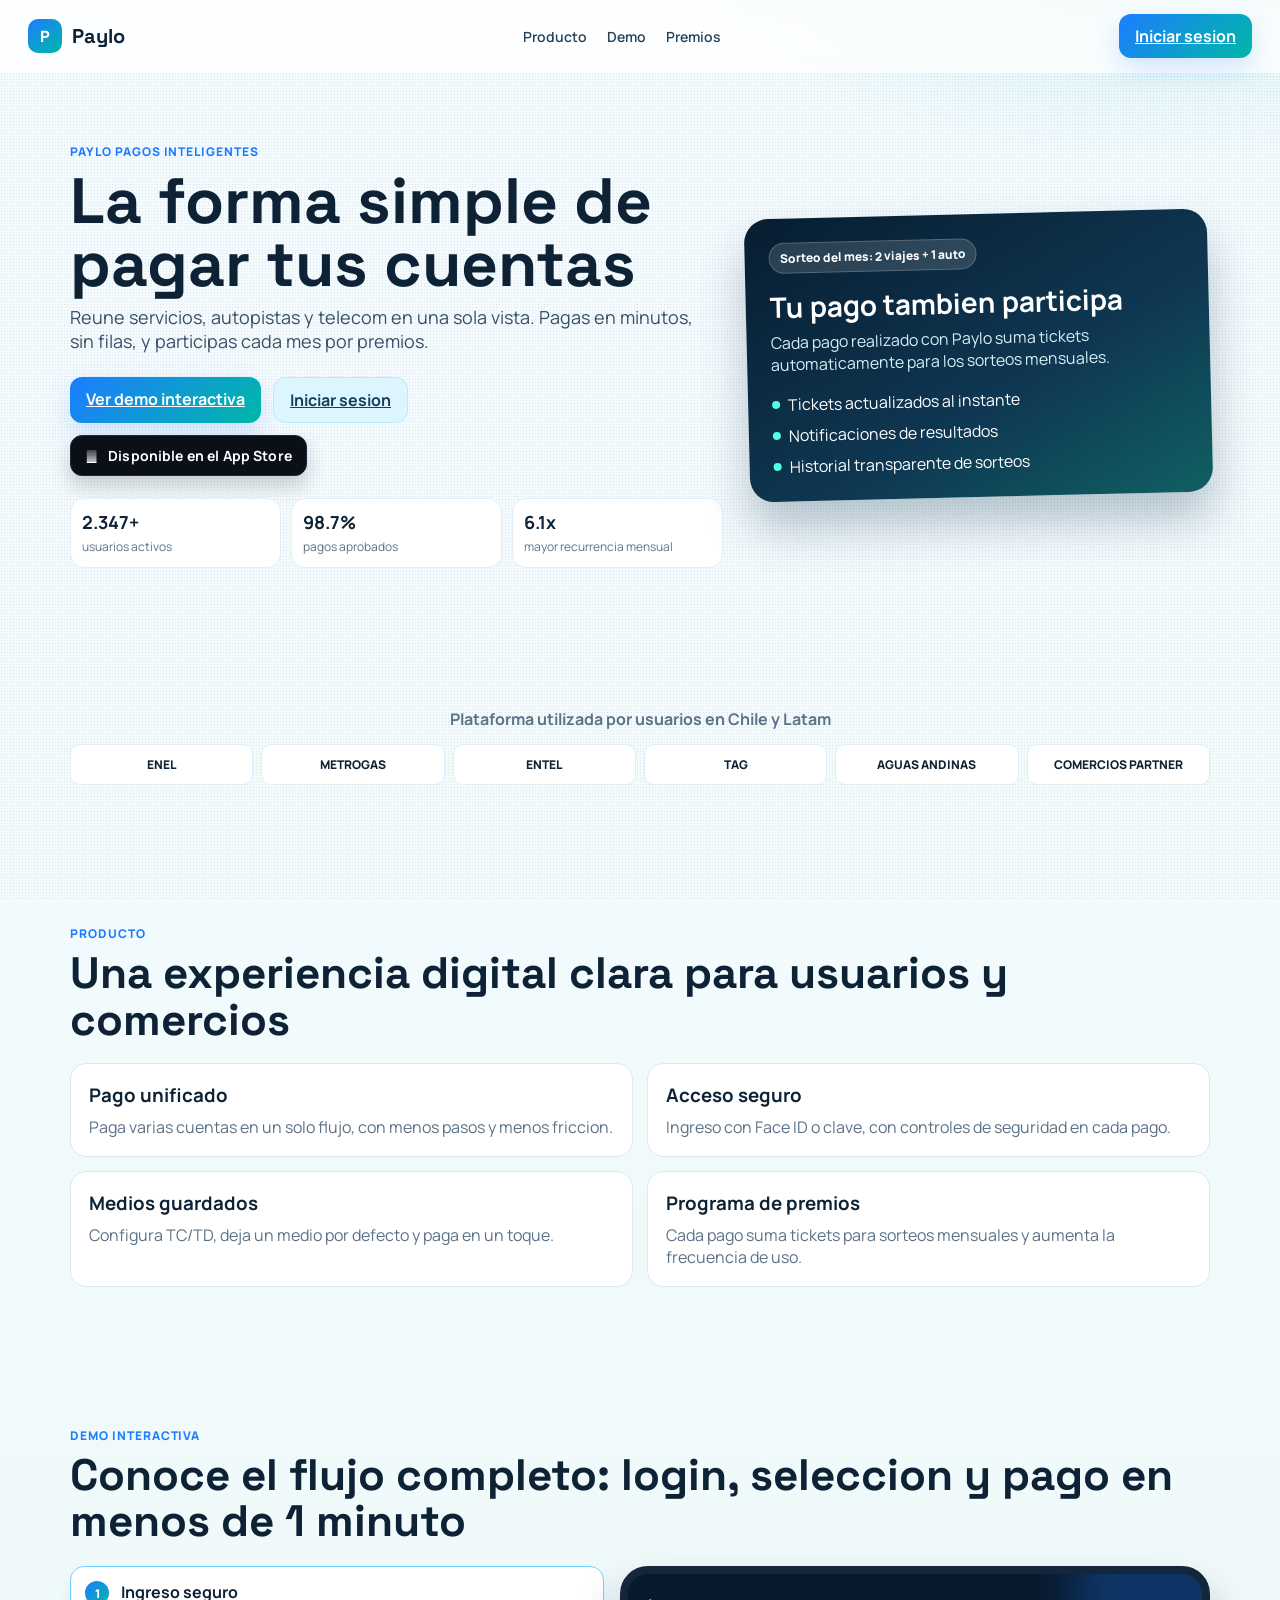
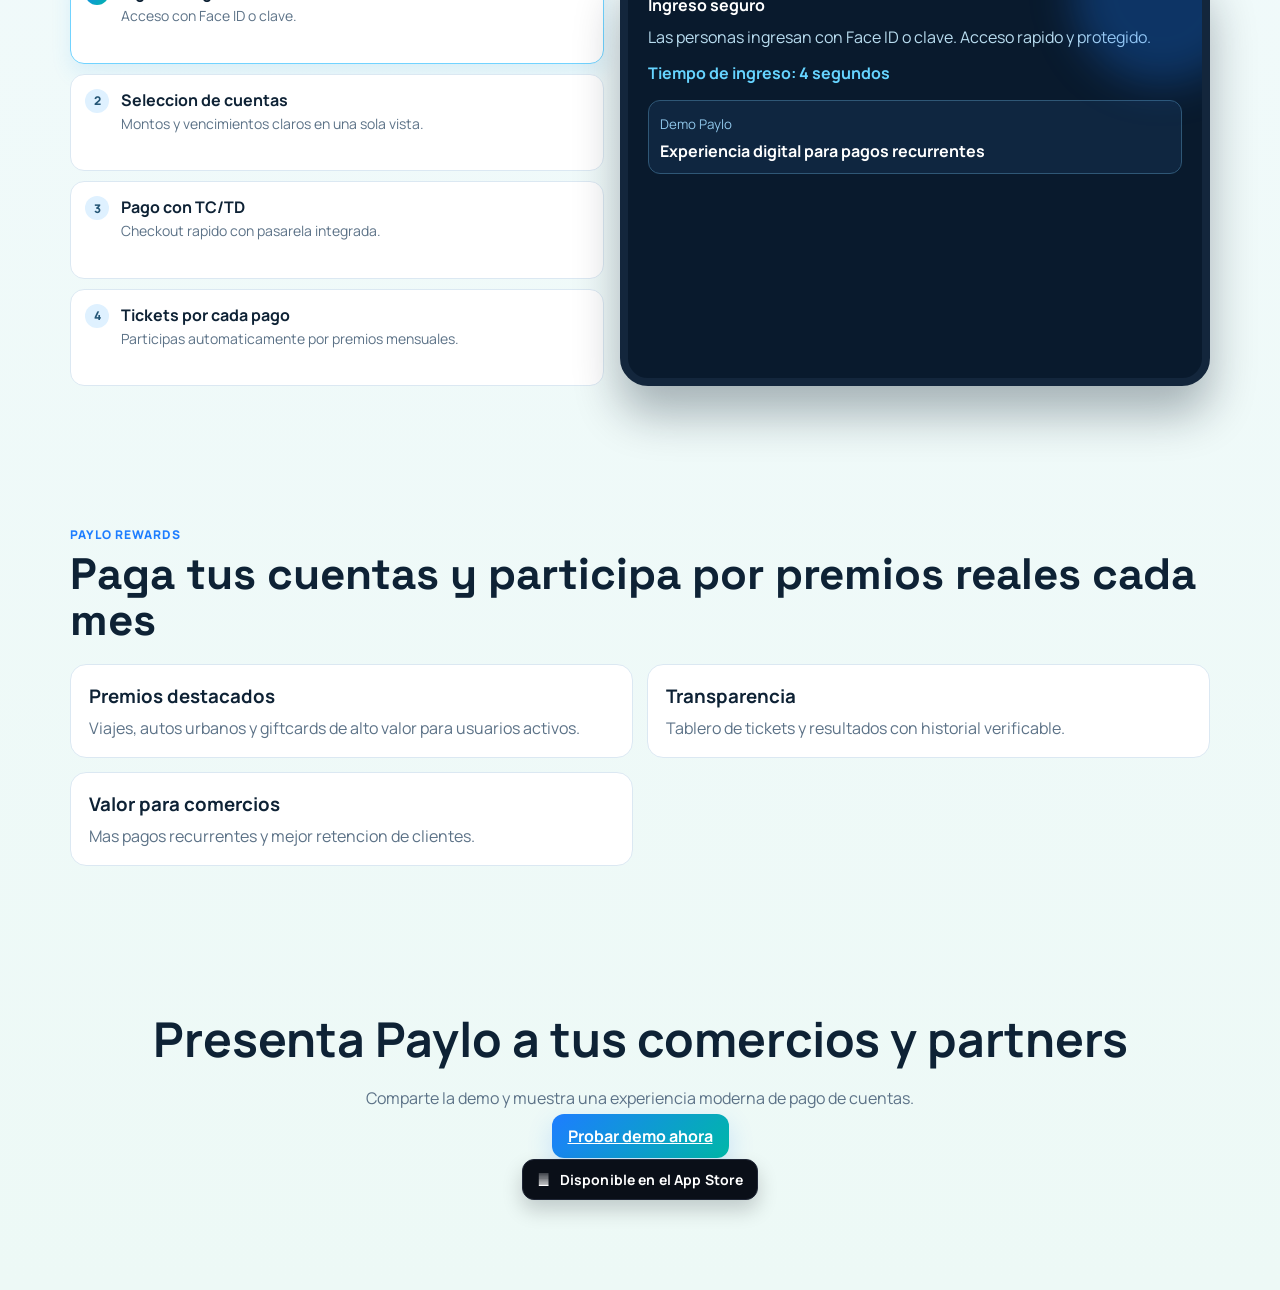
<file: index.html>
<!doctype html>
<html lang="es">
  <head>
    <meta charset="UTF-8" />
    <meta name="viewport" content="width=device-width, initial-scale=1.0" />
    <title>Paylo | La nueva forma de pagar tus cuentas</title>
    <meta
      name="description"
      content="Paylo centraliza tus cuentas en un solo lugar. Paga en segundos y suma tickets para sorteos mensuales con premios reales."
    />
    <link rel="preconnect" href="https://fonts.googleapis.com" />
    <link rel="preconnect" href="https://fonts.gstatic.com" crossorigin />
    <link
      href="https://fonts.googleapis.com/css2?family=Space+Grotesk:wght@400;500;600;700&family=Manrope:wght@500;600;700;800&display=swap"
      rel="stylesheet"
    />
    <link rel="stylesheet" href="styles.css" />
  </head>
  <body>
    <div class="noise"></div>
    <header class="header">
      <a class="brand" href="#top" aria-label="Paylo">
        <span class="brand-mark">P</span>
        <span class="brand-text">Paylo</span>
      </a>
      <nav class="nav">
        <a href="#producto">Producto</a>
        <a href="#demo">Demo</a>
        <a href="#rewards">Premios</a>
      </nav>
      <a class="btn btn-primary" href="app.html">Iniciar sesion</a>
    </header>

    <main id="top">
      <section class="hero section reveal">
        <div class="hero-copy">
          <p class="eyebrow">PAYLO PAGOS INTELIGENTES</p>
          <h1>La forma simple de pagar tus cuentas</h1>
          <p class="lead">
            Reune servicios, autopistas y telecom en una sola vista. Pagas en minutos,
            sin filas, y participas cada mes por premios.
          </p>
          <div class="hero-cta">
            <a class="btn btn-primary" href="#demo">Ver demo interactiva</a>
            <a class="btn btn-ghost" href="app.html">Iniciar sesion</a>
          </div>
          <div class="store-note">
            <span class="appstore-badge" aria-label="Disponible en el App Store">
              <span class="apple"></span>
              <span>Disponible en el App Store</span>
            </span>
          </div>
          <div class="hero-metrics">
            <div>
              <strong>2.347+</strong>
              <span>usuarios activos</span>
            </div>
            <div>
              <strong>98.7%</strong>
              <span>pagos aprobados</span>
            </div>
            <div>
              <strong>6.1x</strong>
              <span>mayor recurrencia mensual</span>
            </div>
          </div>
        </div>

        <div class="hero-card">
          <div class="pill">Sorteo del mes: 2 viajes + 1 auto</div>
          <h3>Tu pago tambien participa</h3>
          <p>
            Cada pago realizado con Paylo suma tickets automaticamente para los sorteos
            mensuales.
          </p>
          <ul>
            <li><span></span>Tickets actualizados al instante</li>
            <li><span></span>Notificaciones de resultados</li>
            <li><span></span>Historial transparente de sorteos</li>
          </ul>
        </div>
      </section>

      <section class="section trust reveal">
        <p>Plataforma utilizada por usuarios en Chile y Latam</p>
        <div class="trust-grid">
          <span>ENEL</span><span>METROGAS</span><span>ENTEL</span><span>TAG</span>
          <span>AGUAS ANDINAS</span><span>COMERCIOS PARTNER</span>
        </div>
      </section>

      <section id="producto" class="section features reveal">
        <div class="section-head">
          <p class="eyebrow">PRODUCTO</p>
          <h2>Una experiencia digital clara para usuarios y comercios</h2>
        </div>
        <div class="feature-grid">
          <article>
            <h3>Pago unificado</h3>
            <p>Paga varias cuentas en un solo flujo, con menos pasos y menos friccion.</p>
          </article>
          <article>
            <h3>Acceso seguro</h3>
            <p>Ingreso con Face ID o clave, con controles de seguridad en cada pago.</p>
          </article>
          <article>
            <h3>Medios guardados</h3>
            <p>Configura TC/TD, deja un medio por defecto y paga en un toque.</p>
          </article>
          <article>
            <h3>Programa de premios</h3>
            <p>
              Cada pago suma tickets para sorteos mensuales y aumenta la frecuencia de uso.
            </p>
          </article>
        </div>
      </section>

      <section id="demo" class="section demo reveal">
        <div class="section-head">
          <p class="eyebrow">DEMO INTERACTIVA</p>
          <h2>Conoce el flujo completo: login, seleccion y pago en menos de 1 minuto</h2>
        </div>
        <div class="demo-layout">
          <div class="flow-steps">
            <button class="step active" data-step="0">
              <span>1</span>
              <div>
                <h4>Ingreso seguro</h4>
                <p>Acceso con Face ID o clave.</p>
              </div>
            </button>
            <button class="step" data-step="1">
              <span>2</span>
              <div>
                <h4>Seleccion de cuentas</h4>
                <p>Montos y vencimientos claros en una sola vista.</p>
              </div>
            </button>
            <button class="step" data-step="2">
              <span>3</span>
              <div>
                <h4>Pago con TC/TD</h4>
                <p>Checkout rapido con pasarela integrada.</p>
              </div>
            </button>
            <button class="step" data-step="3">
              <span>4</span>
              <div>
                <h4>Tickets por cada pago</h4>
                <p>Participas automaticamente por premios mensuales.</p>
              </div>
            </button>
          </div>
          <div class="phone" id="phone-demo"></div>
        </div>
      </section>

      <section id="rewards" class="section rewards reveal">
        <div class="section-head">
          <p class="eyebrow">PAYLO REWARDS</p>
          <h2>Paga tus cuentas y participa por premios reales cada mes</h2>
        </div>
        <div class="rewards-grid">
          <article>
            <h3>Premios destacados</h3>
            <p>Viajes, autos urbanos y giftcards de alto valor para usuarios activos.</p>
          </article>
          <article>
            <h3>Transparencia</h3>
            <p>Tablero de tickets y resultados con historial verificable.</p>
          </article>
          <article>
            <h3>Valor para comercios</h3>
            <p>Mas pagos recurrentes y mejor retencion de clientes.</p>
          </article>
        </div>
      </section>

      <section class="section cta reveal">
        <h2>Presenta Paylo a tus comercios y partners</h2>
        <p>Comparte la demo y muestra una experiencia moderna de pago de cuentas.</p>
        <a class="btn btn-primary" href="app.html">Probar demo ahora</a>
        <div class="store-note store-note-center">
          <span class="appstore-badge" aria-label="Disponible en el App Store">
            <span class="apple"></span>
            <span>Disponible en el App Store</span>
          </span>
        </div>
      </section>
    </main>

    <script src="script.js"></script>
  </body>
</html>
</file>
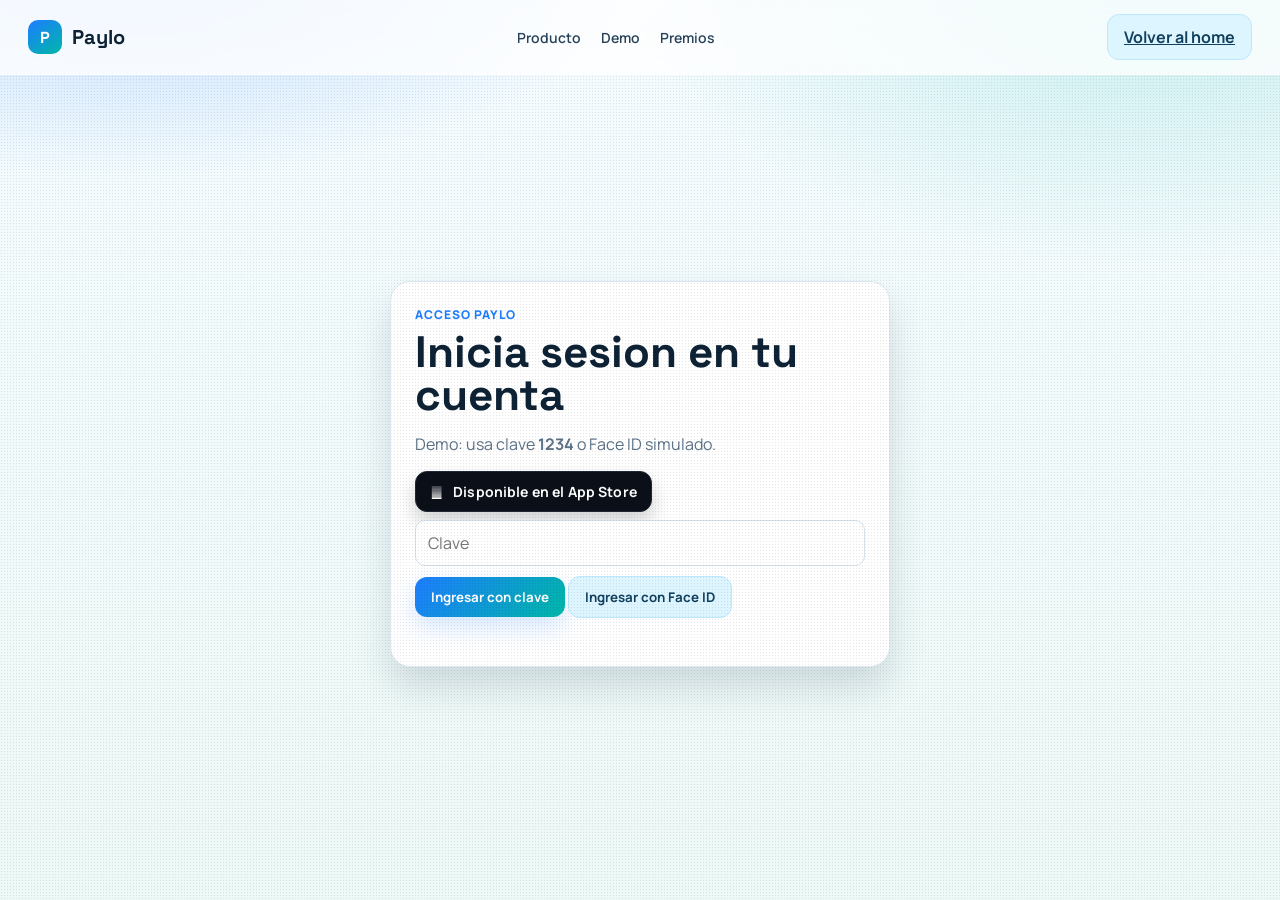
<file: app.html>
<!doctype html>
<html lang="es">
  <head>
    <meta charset="UTF-8" />
    <meta name="viewport" content="width=device-width, initial-scale=1.0" />
    <title>Paylo App | Cuenta y pagos</title>
    <meta
      name="description"
      content="Accede a tu cuenta Paylo, gestiona tus medios de pago y paga todas tus cuentas en segundos."
    />
    <link rel="preconnect" href="https://fonts.googleapis.com" />
    <link rel="preconnect" href="https://fonts.gstatic.com" crossorigin />
    <link
      href="https://fonts.googleapis.com/css2?family=Space+Grotesk:wght@400;500;600;700&family=Manrope:wght@500;600;700;800&display=swap"
      rel="stylesheet"
    />
    <link rel="stylesheet" href="styles.css" />
  </head>
  <body>
    <div class="noise"></div>

    <header class="header app-topbar">
      <a class="brand" href="index.html" aria-label="Paylo">
        <span class="brand-mark">P</span>
        <span class="brand-text">Paylo</span>
      </a>
      <nav class="nav">
        <a href="index.html#producto">Producto</a>
        <a href="index.html#demo">Demo</a>
        <a href="index.html#rewards">Premios</a>
      </nav>
      <a class="btn btn-ghost" href="index.html">Volver al home</a>
    </header>

    <main class="app-main-wrap">
      <section class="login-screen" id="login-screen">
        <div class="login-card">
          <p class="eyebrow">ACCESO PAYLO</p>
          <h1>Inicia sesion en tu cuenta</h1>
          <p class="muted">Demo: usa clave <strong>1234</strong> o Face ID simulado.</p>
          <div class="store-note">
            <span class="appstore-badge" aria-label="Disponible en el App Store">
              <span class="apple"></span>
              <span>Disponible en el App Store</span>
            </span>
          </div>
          <input id="password-input" type="password" placeholder="Clave" />
          <button class="btn btn-primary" id="login-password">Ingresar con clave</button>
          <button class="btn btn-ghost" id="login-faceid">Ingresar con Face ID</button>
          <p class="error" id="login-error"></p>
        </div>
      </section>

      <section class="app-panel" id="app-panel" aria-hidden="true">
        <div class="app-header">
          <div>
            <h3>Bienvenido, Vicente</h3>
            <p>Gestiona tus pagos, premios y medios de pago desde un solo panel</p>
          </div>
          <div class="app-header-actions">
            <a class="btn btn-ghost" href="index.html">Ir al home</a>
            <button class="btn btn-ghost" id="open-add-account">Agregar cuenta</button>
            <button class="btn btn-ghost" id="logout">Cerrar sesion</button>
          </div>
        </div>

        <div class="view-switch">
          <button class="view-tab active" data-view="accounts-view">Cuentas</button>
          <button class="view-tab" data-view="my-account-view">Mi cuenta</button>
        </div>

        <div id="accounts-view">
          <div class="app-controls">
            <label class="checkline">
              <input type="checkbox" id="select-all" />
              Seleccionar todas
            </label>
            <input id="search-account" type="text" placeholder="Buscar proveedor o cuenta" />
            <div class="selection-total">Seleccionado: <strong id="selected-total">$0</strong></div>
          </div>

          <div class="app-body">
            <div>
              <div class="accounts" id="accounts"></div>
              <div class="activity">
                <h4>Actividad reciente</h4>
                <ul id="activity-list"></ul>
              </div>
            </div>

            <aside class="checkout">
              <h4>Resumen de pago</h4>
              <p id="selected-label">Selecciona una o varias cuentas para pagar</p>
              <label>Monto</label>
              <input id="amount" type="text" readonly />
              <label>Medio de pago</label>
              <select id="method"></select>
              <label>Pasarela</label>
              <select id="gateway">
                <option>Fintoc</option>
                <option>DemoPay</option>
              </select>
              <button class="btn btn-primary" id="pay-now">Pagar seleccionadas</button>
              <p class="error" id="pay-error"></p>
              <div class="receipt" id="receipt"></div>
              <div class="tickets" id="tickets-box">Tickets acumulados: <strong id="tickets-count">0</strong></div>
            </aside>
          </div>
        </div>

        <div id="my-account-view" class="hidden-view">
          <div class="my-account-grid">
            <article class="profile-card">
              <h4>Mi cuenta</h4>
              <p><strong>Nombre:</strong> Vicente Torres</p>
              <p><strong>Email:</strong> vicente@paylo.cl</p>
              <p><strong>Plan:</strong> Paylo Plus</p>
              <div class="profile-stat">
                <span>Tickets acumulados</span>
                <strong id="tickets-count-profile">0</strong>
              </div>
              <label class="checkline smart-reminder">
                <input type="checkbox" id="smart-reminder" checked />
                Recordatorios automaticos de vencimiento
              </label>
            </article>

            <article class="methods-card">
              <h4>Medios de pago enrolados</h4>
              <div id="payment-methods-list" class="methods-list"></div>

              <h5>Agregar nuevo medio</h5>
              <div class="method-form">
                <select id="new-method-type">
                  <option value="TC">Tarjeta de Credito</option>
                  <option value="TD">Tarjeta de Debito</option>
                </select>
                <input id="new-method-brand" type="text" placeholder="Marca (ej: Visa)" />
                <input id="new-method-last4" type="text" maxlength="4" placeholder="Ultimos 4 digitos" />
                <input id="new-method-holder" type="text" placeholder="Titular" />
                <button class="btn btn-primary" id="save-method">Guardar medio de pago</button>
                <p class="error" id="method-error"></p>
              </div>
            </article>
          </div>
        </div>
      </section>

      <div class="modal" id="add-account-modal" aria-hidden="true">
        <div class="modal-panel">
          <button class="close" id="close-add-account" aria-label="Cerrar">x</button>
          <h3>Agregar nueva cuenta</h3>
          <select id="new-provider">
            <option value="">Selecciona un comercio</option>
          </select>
          <input id="new-account" type="text" placeholder="Numero de cuenta" />
          <input id="new-amount" type="number" placeholder="Monto CLP" />
          <input id="new-due" type="text" placeholder="Vence (ej: 15 mar)" />
          <button class="btn btn-primary" id="save-account">Guardar cuenta</button>
          <p class="error" id="add-account-error"></p>
        </div>
      </div>
    </main>

    <script src="app.js"></script>
  </body>
</html>
</file>
<file: styles.css>
:root {
  --bg: #051221;
  --bg-soft: #081b2c;
  --surface: #ffffff;
  --text: #0e2235;
  --muted: #5c7287;
  --line: #d7e4ef;
  --primary: #00b7a8;
  --primary-2: #1d7dff;
  --success: #0b8f62;
  --danger: #c53d5f;
}

* { box-sizing: border-box; }
html, body { margin: 0; padding: 0; }
body {
  font-family: "Manrope", sans-serif;
  color: var(--text);
  background:
    radial-gradient(900px 420px at 10% -8%, #1d7dff44 0%, transparent 60%),
    radial-gradient(900px 520px at 90% -5%, #00b7a833 0%, transparent 60%),
    linear-gradient(180deg, #f4fbff 0%, #edf9f6 100%);
  min-height: 100vh;
}

.noise {
  position: fixed;
  inset: 0;
  pointer-events: none;
  opacity: 0.09;
  background-image: radial-gradient(#000 0.4px, transparent 0.4px);
  background-size: 3px 3px;
}

.header {
  position: sticky;
  top: 0;
  z-index: 20;
  display: flex;
  align-items: center;
  justify-content: space-between;
  padding: 14px 28px;
  backdrop-filter: blur(12px);
  background: #ffffffc7;
  border-bottom: 1px solid #ffffff;
}

.brand { display: inline-flex; align-items: center; gap: 10px; text-decoration: none; color: inherit; }
.brand-mark {
  width: 34px;
  height: 34px;
  display: grid;
  place-items: center;
  border-radius: 10px;
  font-family: "Space Grotesk", sans-serif;
  font-weight: 700;
  color: #fff;
  background: linear-gradient(145deg, var(--primary-2), var(--primary));
}
.brand-text {
  font-family: "Space Grotesk", sans-serif;
  font-weight: 700;
  font-size: 20px;
}

.nav { display: flex; gap: 20px; }
.nav a {
  text-decoration: none;
  color: #274158;
  font-weight: 600;
  font-size: 14px;
}

.section {
  width: min(1140px, 92vw);
  margin: 0 auto;
  padding: 70px 0;
}

.hero {
  display: grid;
  grid-template-columns: 1.2fr 0.85fr;
  gap: 24px;
  align-items: center;
}

.eyebrow {
  margin: 0;
  color: var(--primary-2);
  letter-spacing: 0.08em;
  font-size: 12px;
  font-weight: 800;
}

h1 {
  margin: 10px 0;
  font-size: clamp(34px, 6vw, 64px);
  line-height: 0.98;
  font-family: "Space Grotesk", sans-serif;
}

.lead {
  margin: 0;
  font-size: 18px;
  color: #385067;
  max-width: 650px;
}

.hero-cta { margin-top: 24px; display: flex; gap: 12px; flex-wrap: wrap; }

.btn {
  border: 0;
  border-radius: 12px;
  padding: 11px 16px;
  font-family: "Manrope", sans-serif;
  font-weight: 700;
  cursor: pointer;
  transition: 0.25s transform ease, 0.25s box-shadow ease, 0.25s opacity ease;
}
.btn:hover { transform: translateY(-1px); }
.btn-primary {
  color: #fff;
  background: linear-gradient(130deg, var(--primary-2), var(--primary));
  box-shadow: 0 10px 26px #1d7dff2f;
}
.btn-ghost {
  color: #12415f;
  background: #ddf5ff;
  border: 1px solid #bce7ff;
}

.hero-metrics {
  margin-top: 22px;
  display: grid;
  grid-template-columns: repeat(3, 1fr);
  gap: 10px;
}
.hero-metrics div {
  background: #fff;
  border: 1px solid #e2edf6;
  border-radius: 14px;
  padding: 11px;
}
.hero-metrics strong { display: block; font-size: 18px; }
.hero-metrics span { color: var(--muted); font-size: 12px; }

.hero-card {
  background: linear-gradient(150deg, #071d30, #0f3752 60%, #106063);
  color: #fff;
  border-radius: 24px;
  padding: 24px;
  box-shadow: 0 26px 45px #05264442;
  transform: rotate(-1.4deg);
}
.hero-card .pill {
  display: inline-flex;
  background: #ffffff24;
  border: 1px solid #ffffff33;
  border-radius: 999px;
  padding: 6px 10px;
  font-size: 12px;
  font-weight: 800;
}
.hero-card h3 { margin: 14px 0 6px; font-size: 28px; }
.hero-card p { margin: 0; color: #d5eef7; }
.hero-card ul { list-style: none; padding: 0; margin: 18px 0 0; display: grid; gap: 9px; }
.hero-card li { display: flex; align-items: center; gap: 8px; }
.hero-card li span {
  width: 8px;
  height: 8px;
  border-radius: 50%;
  background: #53ffe1;
}

.trust p { margin: 0 0 14px; color: var(--muted); font-weight: 700; text-align: center; }
.trust-grid {
  display: grid;
  grid-template-columns: repeat(6, 1fr);
  gap: 8px;
}
.trust-grid span {
  text-align: center;
  padding: 11px;
  border-radius: 10px;
  font-size: 12px;
  font-weight: 800;
  background: #fff;
  border: 1px solid #e2edf6;
}

.section-head h2 {
  margin: 8px 0 0;
  font-size: clamp(24px, 3.5vw, 44px);
  font-family: "Space Grotesk", sans-serif;
  line-height: 1.05;
}

.feature-grid,
.rewards-grid {
  margin-top: 20px;
  display: grid;
  grid-template-columns: repeat(2, 1fr);
  gap: 14px;
}
.feature-grid article,
.rewards-grid article {
  background: #fff;
  border: 1px solid #dbe8f2;
  border-radius: 16px;
  padding: 18px;
}
.feature-grid h3,
.rewards-grid h3 { margin: 0 0 8px; }
.feature-grid p,
.rewards-grid p { margin: 0; color: var(--muted); }

.demo-layout {
  margin-top: 22px;
  display: grid;
  grid-template-columns: 0.95fr 1.05fr;
  gap: 16px;
}
.flow-steps { display: grid; gap: 10px; }
.step {
  all: unset;
  display: flex;
  gap: 12px;
  align-items: flex-start;
  background: #fff;
  border: 1px solid #dbe8f2;
  border-radius: 14px;
  padding: 14px;
  cursor: pointer;
  transition: 0.2s border-color ease, 0.2s transform ease;
}
.step:hover { transform: translateY(-1px); }
.step span {
  width: 24px;
  height: 24px;
  border-radius: 50%;
  display: grid;
  place-items: center;
  font-size: 12px;
  font-weight: 800;
  color: #245676;
  background: #dff1ff;
}
.step h4 { margin: 0; }
.step p { margin: 3px 0 0; color: var(--muted); font-size: 14px; }
.step.active {
  border-color: #71d3ff;
  box-shadow: 0 10px 20px #31a4ec1e;
}
.step.active span { color: #fff; background: linear-gradient(135deg, var(--primary-2), var(--primary)); }

.phone {
  background: #091a2d;
  border-radius: 28px;
  border: 8px solid #13263c;
  min-height: 420px;
  padding: 20px;
  color: #d8f3ff;
  box-shadow: 0 28px 46px #0112254f;
  position: relative;
  overflow: hidden;
}
.phone::before {
  content: "";
  position: absolute;
  width: 180px;
  height: 180px;
  border-radius: 50%;
  background: #1d7dff45;
  filter: blur(20px);
  top: -70px;
  right: -50px;
}
.phone h4 { margin: 0 0 10px; color: #fff; }
.phone p { margin: 0; color: #b9ddf0; }

.cta {
  text-align: center;
  padding-bottom: 90px;
}
.cta h2 { margin: 0; font-size: clamp(26px, 4vw, 48px); }
.cta p { color: var(--muted); }

.modal {
  position: fixed;
  inset: 0;
  display: grid;
  place-items: center;
  background: #04142699;
  backdrop-filter: blur(10px);
  visibility: hidden;
  opacity: 0;
  transition: 0.2s;
  z-index: 60;
}
.modal.open { visibility: visible; opacity: 1; }
.modal-panel {
  width: min(420px, 92vw);
  background: #fff;
  border-radius: 18px;
  padding: 20px;
  position: relative;
}
.modal-panel h3 { margin: 0; }
.close {
  position: absolute;
  right: 10px;
  top: 10px;
  border: 0;
  width: 30px;
  height: 30px;
  border-radius: 8px;
  background: #edf4f9;
  cursor: pointer;
}
.modal-panel input,
.modal-panel select,
.checkout input,
.checkout select,
#search-account {
  width: 100%;
  padding: 11px 12px;
  margin: 8px 0 10px;
  border: 1px solid #d4e1eb;
  border-radius: 10px;
  font: inherit;
}
.error { margin: 6px 0 0; color: var(--danger); font-size: 13px; min-height: 18px; }
.muted { color: var(--muted); }

.app-panel {
  width: min(1140px, 92vw);
  margin: 0 auto 70px;
  background: #fff;
  border: 1px solid #dbe8f2;
  border-radius: 20px;
  box-shadow: 0 16px 34px #0b2f4f26;
  display: none;
}
.app-panel.open { display: block; }
.app-header {
  display: flex;
  justify-content: space-between;
  align-items: center;
  gap: 10px;
  padding: 18px 20px;
  border-bottom: 1px solid #e4eef6;
}
.app-header-actions { display: flex; gap: 8px; }
.app-header h3 { margin: 0; }
.app-header p { margin: 4px 0 0; color: var(--muted); }

.app-controls {
  display: grid;
  grid-template-columns: 220px 1fr 260px;
  gap: 10px;
  padding: 12px 18px;
  border-bottom: 1px solid #e4eef6;
  background: #f7fbff;
}
.selection-total {
  display: flex;
  align-items: center;
  justify-content: flex-end;
  padding: 0 10px;
  border: 1px solid #d4e2ee;
  border-radius: 10px;
  background: #fff;
  font-size: 14px;
}

.checkline {
  display: inline-flex;
  align-items: center;
  gap: 8px;
  font-size: 14px;
  font-weight: 700;
  color: #355469;
}

.app-body {
  padding: 18px;
  display: grid;
  grid-template-columns: 1.2fr 0.8fr;
  gap: 16px;
}

.accounts { display: grid; gap: 10px; }
.account {
  border: 1px solid #dbe8f2;
  border-radius: 14px;
  padding: 12px;
  background: #fbfdff;
}
.account-check { margin-bottom: 8px; }
.account-head {
  display: flex;
  justify-content: space-between;
  align-items: center;
}
.account small { color: var(--muted); }
.account button {
  margin-top: 8px;
  width: 100%;
  border: 0;
  border-radius: 10px;
  padding: 10px;
  background: #def3ff;
  color: #1b5576;
  font-weight: 700;
  cursor: pointer;
}

.activity {
  margin-top: 12px;
  background: #f8fcff;
  border: 1px solid #dbe8f2;
  border-radius: 14px;
  padding: 12px;
}
.activity h4 { margin: 0 0 8px; }
.activity ul {
  margin: 0;
  padding-left: 18px;
  color: #3a5a74;
  display: grid;
  gap: 6px;
}

.checkout {
  border: 1px solid #dbe8f2;
  border-radius: 14px;
  padding: 14px;
  background: #f8fcff;
}
.checkout h4 { margin: 0; }
.checkout p { color: var(--muted); }
.checkout label { font-size: 12px; font-weight: 700; color: #46627a; }
.receipt {
  margin-top: 10px;
  border: 1px solid #b6ebd7;
  background: #e9fff5;
  color: var(--success);
  border-radius: 10px;
  padding: 10px;
  display: none;
}
.receipt.show { display: block; }
.tickets {
  margin-top: 8px;
  background: #fff;
  border: 1px solid #d9ebf4;
  border-radius: 10px;
  padding: 10px;
}

.reveal {
  opacity: 0;
  transform: translateY(20px);
  transition: opacity 0.6s ease, transform 0.6s ease;
}
.reveal.in {
  opacity: 1;
  transform: translateY(0);
}

@media (max-width: 980px) {
  .nav { display: none; }
  .hero,
  .demo-layout,
  .app-body,
  .feature-grid,
  .rewards-grid,
  .hero-metrics,
  .trust-grid,
  .app-controls { grid-template-columns: 1fr; }
  .hero-card { transform: none; }
  .selection-total { justify-content: flex-start; }
  .app-header { flex-direction: column; align-items: flex-start; }
}

.app-main-wrap {
  width: min(1140px, 92vw);
  margin: 24px auto 70px;
}

.app-topbar {
  position: sticky;
  top: 0;
}

.login-screen {
  display: grid;
  place-items: center;
  min-height: calc(100vh - 150px);
}

.login-card {
  width: min(500px, 92vw);
  background: #fff;
  border: 1px solid #dbe8f2;
  border-radius: 20px;
  box-shadow: 0 20px 36px #0c2b4b26;
  padding: 24px;
}

.login-card h1 {
  margin: 8px 0 12px;
  font-size: clamp(30px, 4vw, 44px);
}

.login-card input,
.method-form select,
.method-form input {
  width: 100%;
  padding: 11px 12px;
  margin: 8px 0 10px;
  border: 1px solid #d4e1eb;
  border-radius: 10px;
  font: inherit;
}

.view-switch {
  display: flex;
  gap: 10px;
  padding: 14px 18px;
  border-bottom: 1px solid #e4eef6;
  background: #f3f8fd;
}

.view-tab {
  border: 1px solid #d1e0eb;
  background: #fff;
  color: #2d4a60;
  border-radius: 10px;
  font: inherit;
  font-weight: 700;
  padding: 10px 14px;
  cursor: pointer;
}

.view-tab.active {
  color: #fff;
  border-color: #2f8ed1;
  background: linear-gradient(130deg, var(--primary-2), var(--primary));
}

.hidden-view {
  display: none;
}

.my-account-grid {
  padding: 18px;
  display: grid;
  grid-template-columns: 0.9fr 1.1fr;
  gap: 16px;
}

.profile-card,
.methods-card {
  background: #f8fcff;
  border: 1px solid #dbe8f2;
  border-radius: 14px;
  padding: 14px;
}

.profile-card h4,
.methods-card h4 {
  margin: 0 0 12px;
}

.profile-card p {
  margin: 0 0 8px;
  color: #38526a;
}

.profile-stat {
  display: flex;
  align-items: center;
  justify-content: space-between;
  border: 1px solid #d3e4ef;
  background: #fff;
  border-radius: 10px;
  padding: 10px;
  margin: 10px 0;
}

.smart-reminder {
  margin-top: 12px;
}

.methods-list {
  display: grid;
  gap: 10px;
  margin-bottom: 14px;
}

.method-item {
  display: flex;
  justify-content: space-between;
  align-items: center;
  gap: 10px;
  border: 1px solid #dbe8f2;
  border-radius: 10px;
  padding: 10px;
  background: #fff;
}

.method-item small {
  display: block;
  color: var(--muted);
  margin-top: 3px;
}

.method-actions button {
  border: 1px solid #b6d8ed;
  background: #eaf7ff;
  color: #1a5b7b;
  border-radius: 9px;
  padding: 8px 10px;
  font: inherit;
  font-size: 12px;
  font-weight: 700;
  cursor: pointer;
}

.method-default {
  display: inline-flex;
  border-radius: 999px;
  padding: 6px 10px;
  font-size: 12px;
  font-weight: 800;
  color: #0d7d59;
  background: #dff7ee;
  border: 1px solid #b8e6d6;
}

.method-form h5,
.methods-card h5 {
  margin: 8px 0;
  font-size: 14px;
  color: #37536a;
}

@media (max-width: 980px) {
  .my-account-grid {
    grid-template-columns: 1fr;
  }

  .view-switch {
    flex-wrap: wrap;
  }
}

.store-note {
  margin-top: 12px;
}

.store-note-center {
  display: flex;
  justify-content: center;
}

.appstore-badge {
  display: inline-flex;
  align-items: center;
  gap: 10px;
  border-radius: 12px;
  padding: 10px 14px;
  background: #0a0f18;
  color: #fff;
  border: 1px solid #202737;
  font-weight: 700;
  font-size: 14px;
  letter-spacing: 0.01em;
  box-shadow: 0 10px 20px #060a1230;
}

.appstore-badge .apple {
  font-size: 18px;
  line-height: 1;
}

.account {
  cursor: pointer;
  transition: transform 0.18s ease, border-color 0.18s ease, box-shadow 0.18s ease;
}

.account:hover {
  transform: translateY(-1px);
  border-color: #b8d9ec;
}

.account.is-selected {
  border-color: #57bfd3;
  box-shadow: 0 8px 18px #1ba6c624;
  background: #f1fbff;
}
</file>
